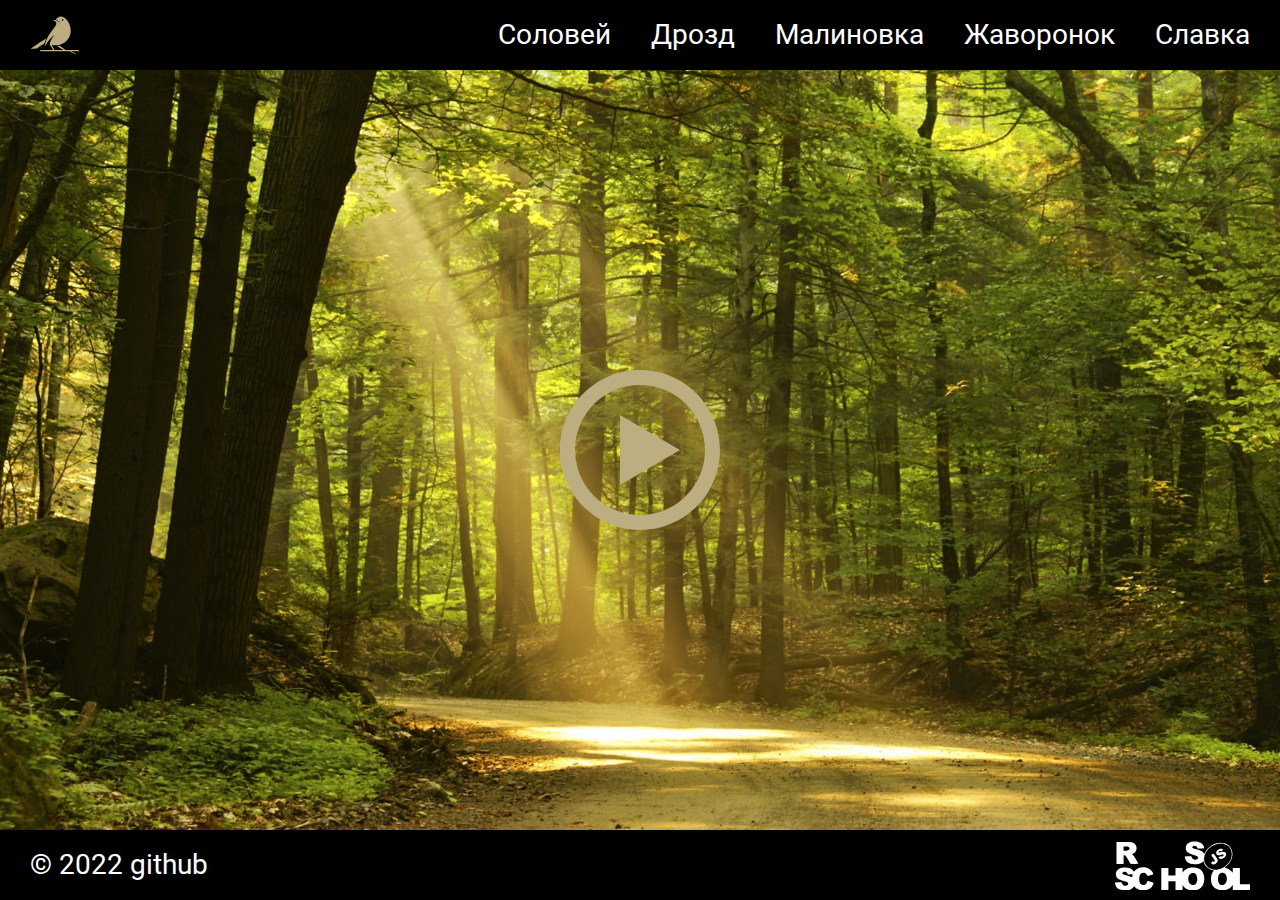
<file: eco-sounds/index.html>
<!DOCTYPE html>
<html lang="en">
  <head>
    <meta charset="UTF-8" />
    <meta http-equiv="X-UA-Compatible" content="IE=edge" />
    <meta name="viewport" content="width=device-width, initial-scale=1.0" />
    <title>Eco-sound</title>
    <link rel="icon" href="./assets/favicon.ico" />
    <link rel="stylesheet" href="normalize.css" />
    <link rel="stylesheet" href="style.css" />
  </head>
  <body>
    <header class="header">
      <div class="header-container container">
        <img
          src="./assets/svg/logo.svg"
          alt="logo"
          class="logo"
          data-bird="forest"
        />
        <nav class="nav">
          <ul class="nav-list">
            <li class="nav-item" data-bird="solovey">Соловей</li>
            <li class="nav-item" data-bird="drozd">Дрозд</li>
            <li class="nav-item" data-bird="zarynka">Малиновка</li>
            <li class="nav-item" data-bird="javoronok">Жаворонок</li>
            <li class="nav-item" data-bird="slavka">Славка</li>
          </ul>
        </nav>
      </div>
    </header>
    <main class="main">
      <button class="button"></button>
    </main>
    <footer class="footer">
      <div class="footer-container container">
        <div class="footer-data">
          <span>©</span>
          <span>2022</span>
          <span class="github-link"
            ><a href="https://github.com/SiarheiHa">github</a></span
          >
        </div>
        <a class="rss-logo" href="https://www.rs.school/js-stage0/"></a>
      </div>
    </footer>
    <script src="./index.js"></script>
  </body>
</html>
</file>
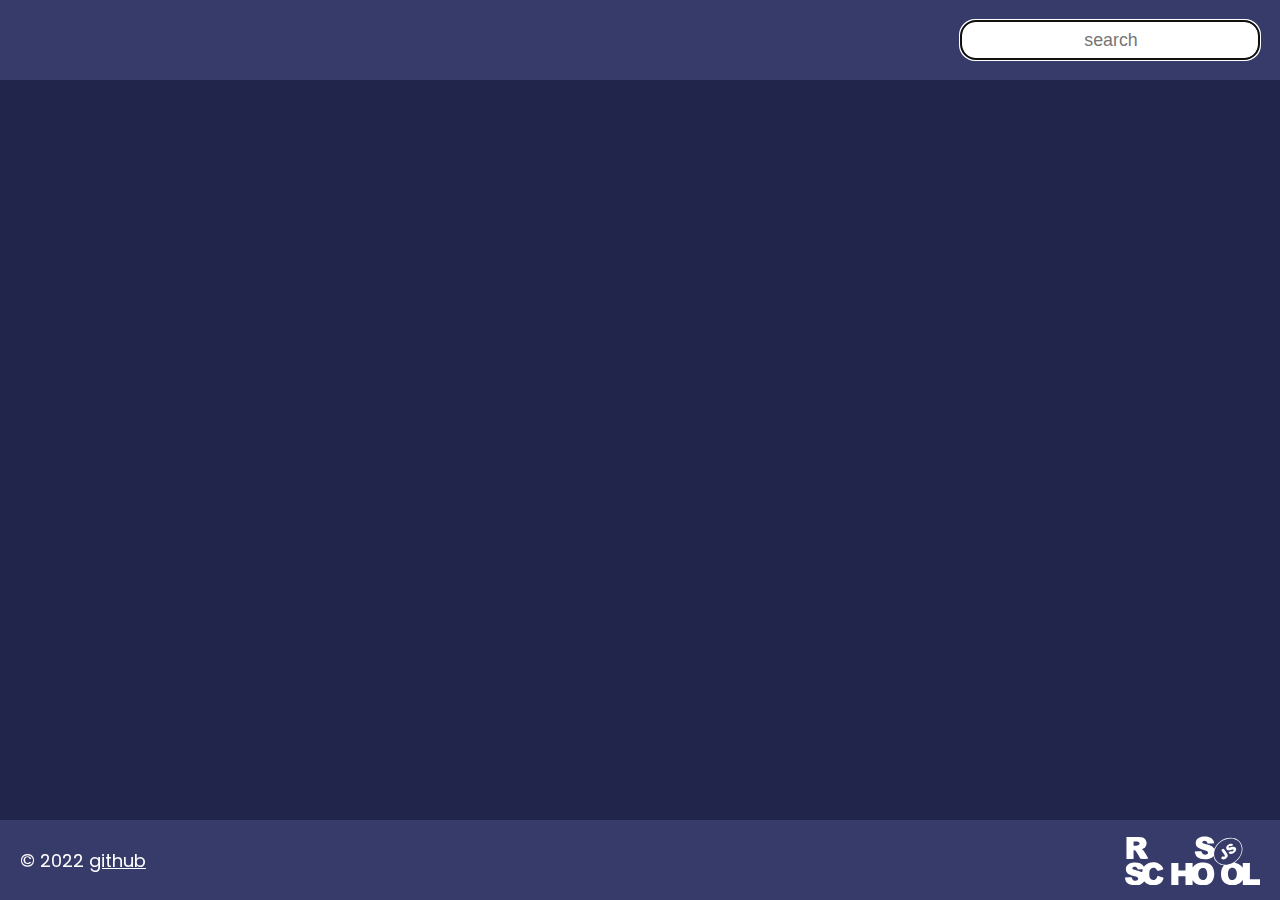
<file: movie-app/index.html>
<!DOCTYPE html>
<html lang="en">

<head>
  <meta charset="UTF-8" />
  <meta http-equiv="X-UA-Compatible" content="IE=edge" />
  <meta name="viewport" content="width=device-width, initial-scale=1.0" />
  <title>Movie App</title>
  <link rel="stylesheet" href="reset.css" />
  <link rel="stylesheet" href="style.css" />
  <link rel="shortcut icon" href="./assets/Hadezign-Hobbies-Movies.ico" type="image/x-icon" />
</head>

<body>
  <header class="header">
    <div class="header-container container">
      <form class="form">
        <input type="search" class="search" placeholder="search" />
      </form>
    </div>
  </header>
  <main class="main">
    <div class="movies container"></div>
  </main>
  <footer class="footer">
    <div class="footer-container container">
      <div class="footer-data">
        <span>©</span>
        <span>2022</span>
        <span class="github-link"><a href="https://github.com/SiarheiHa">github</a></span>
      </div>
      <a class="rss-logo" href="https://www.rs.school/js-stage0/"></a>
    </div>
  </footer>

  <script src="./index.js"></script>
</body>

</html>
</file>
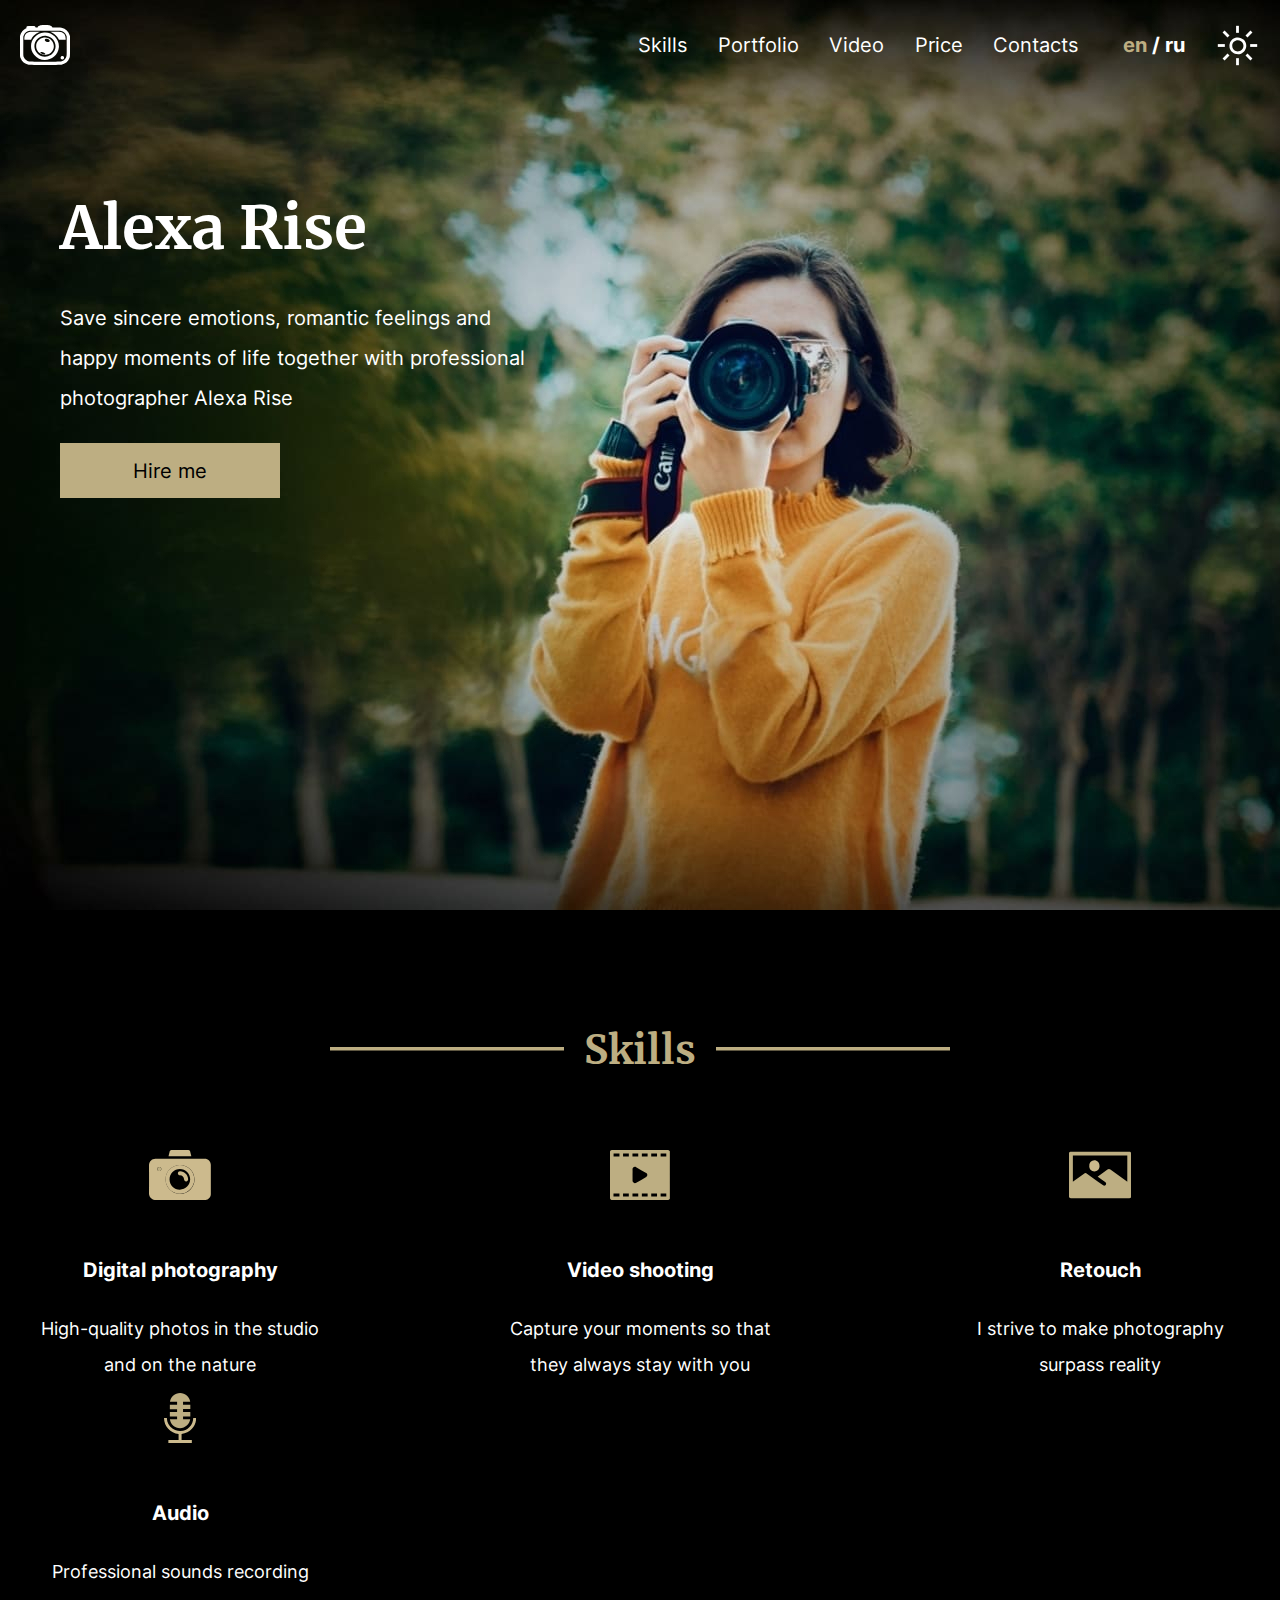
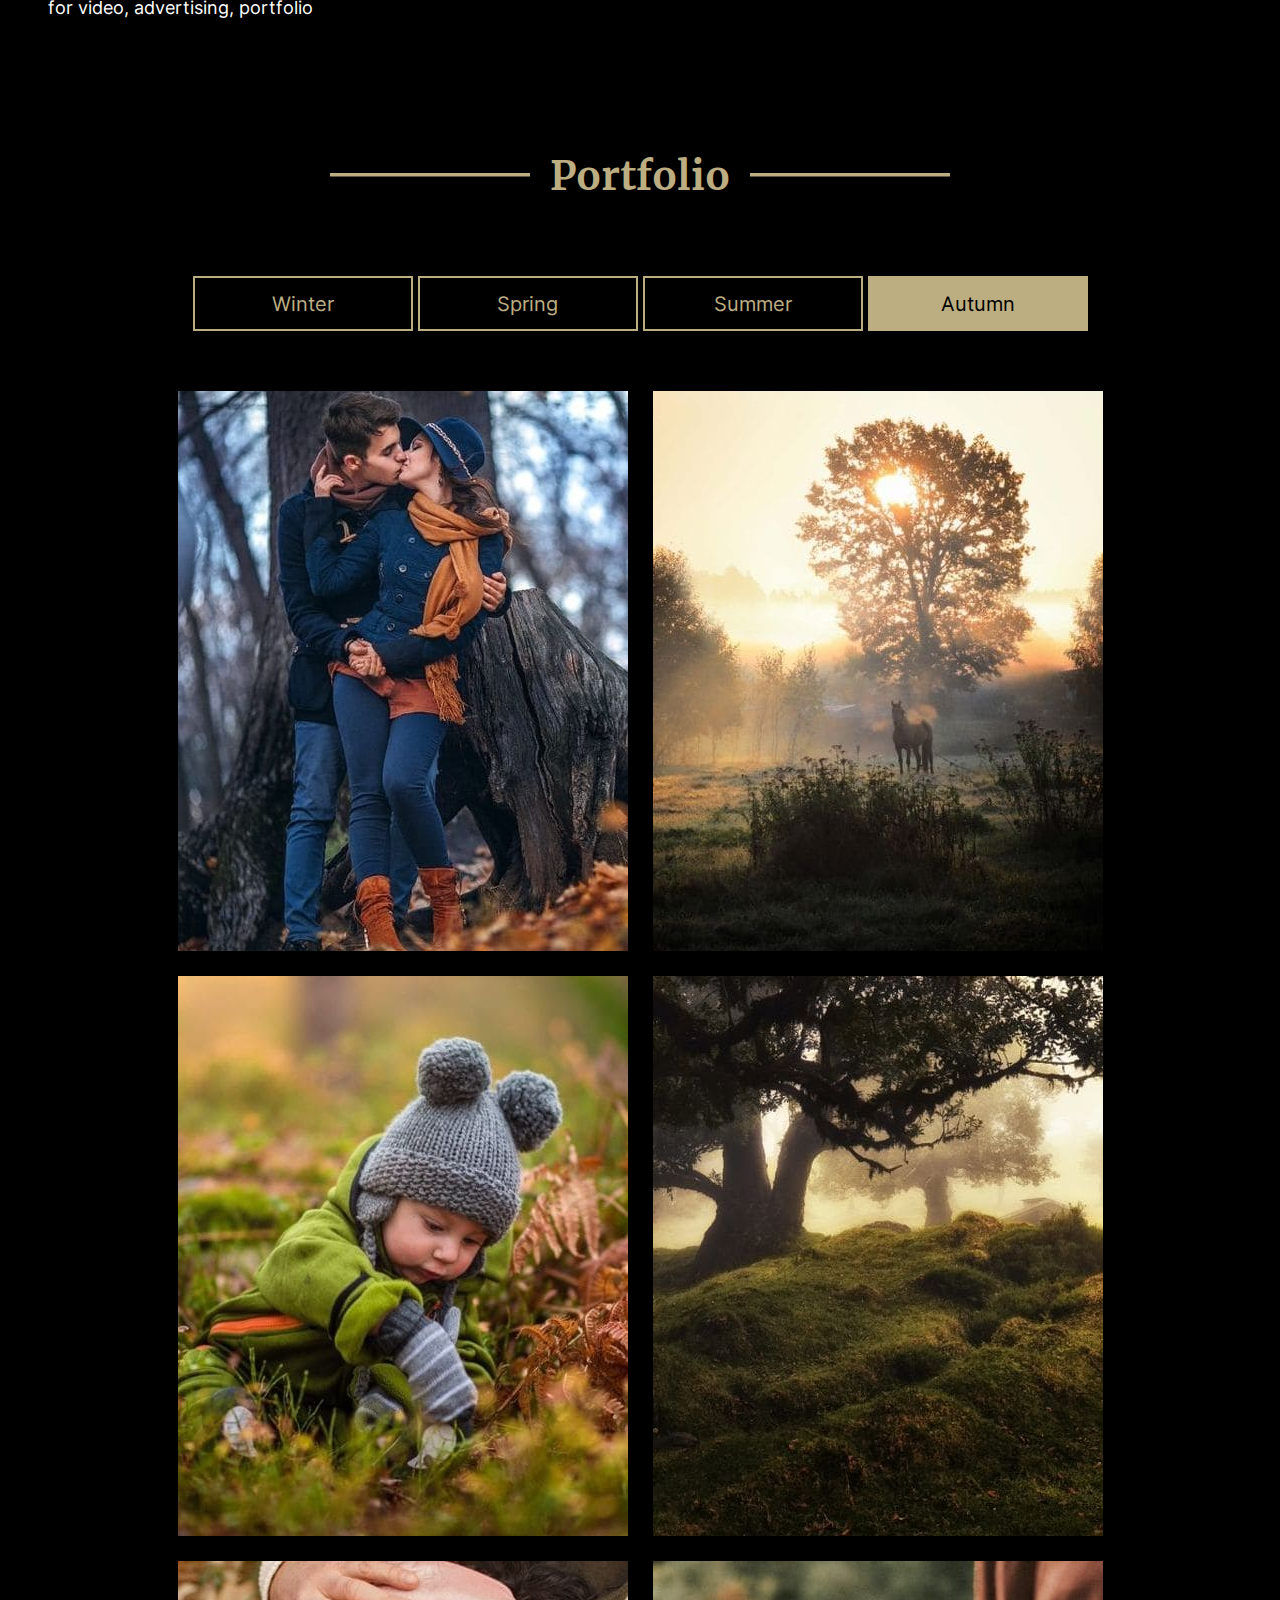
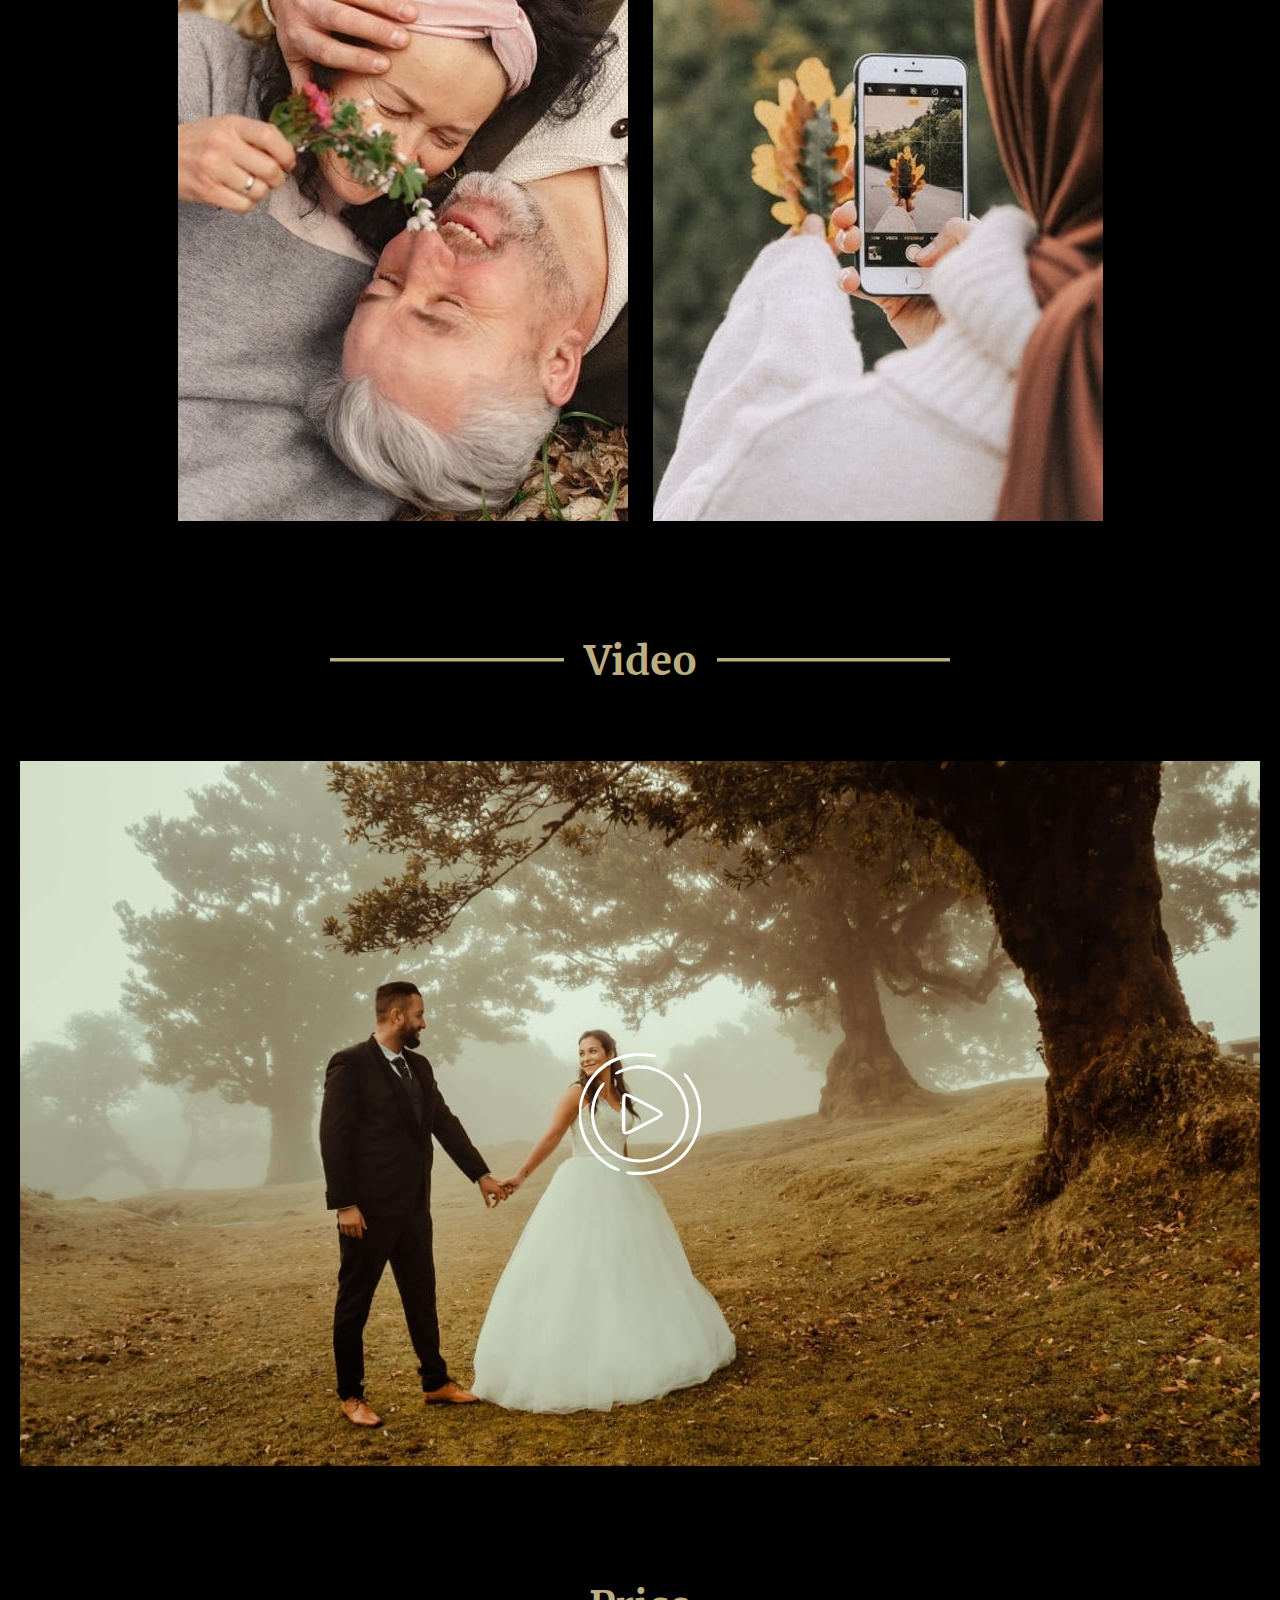
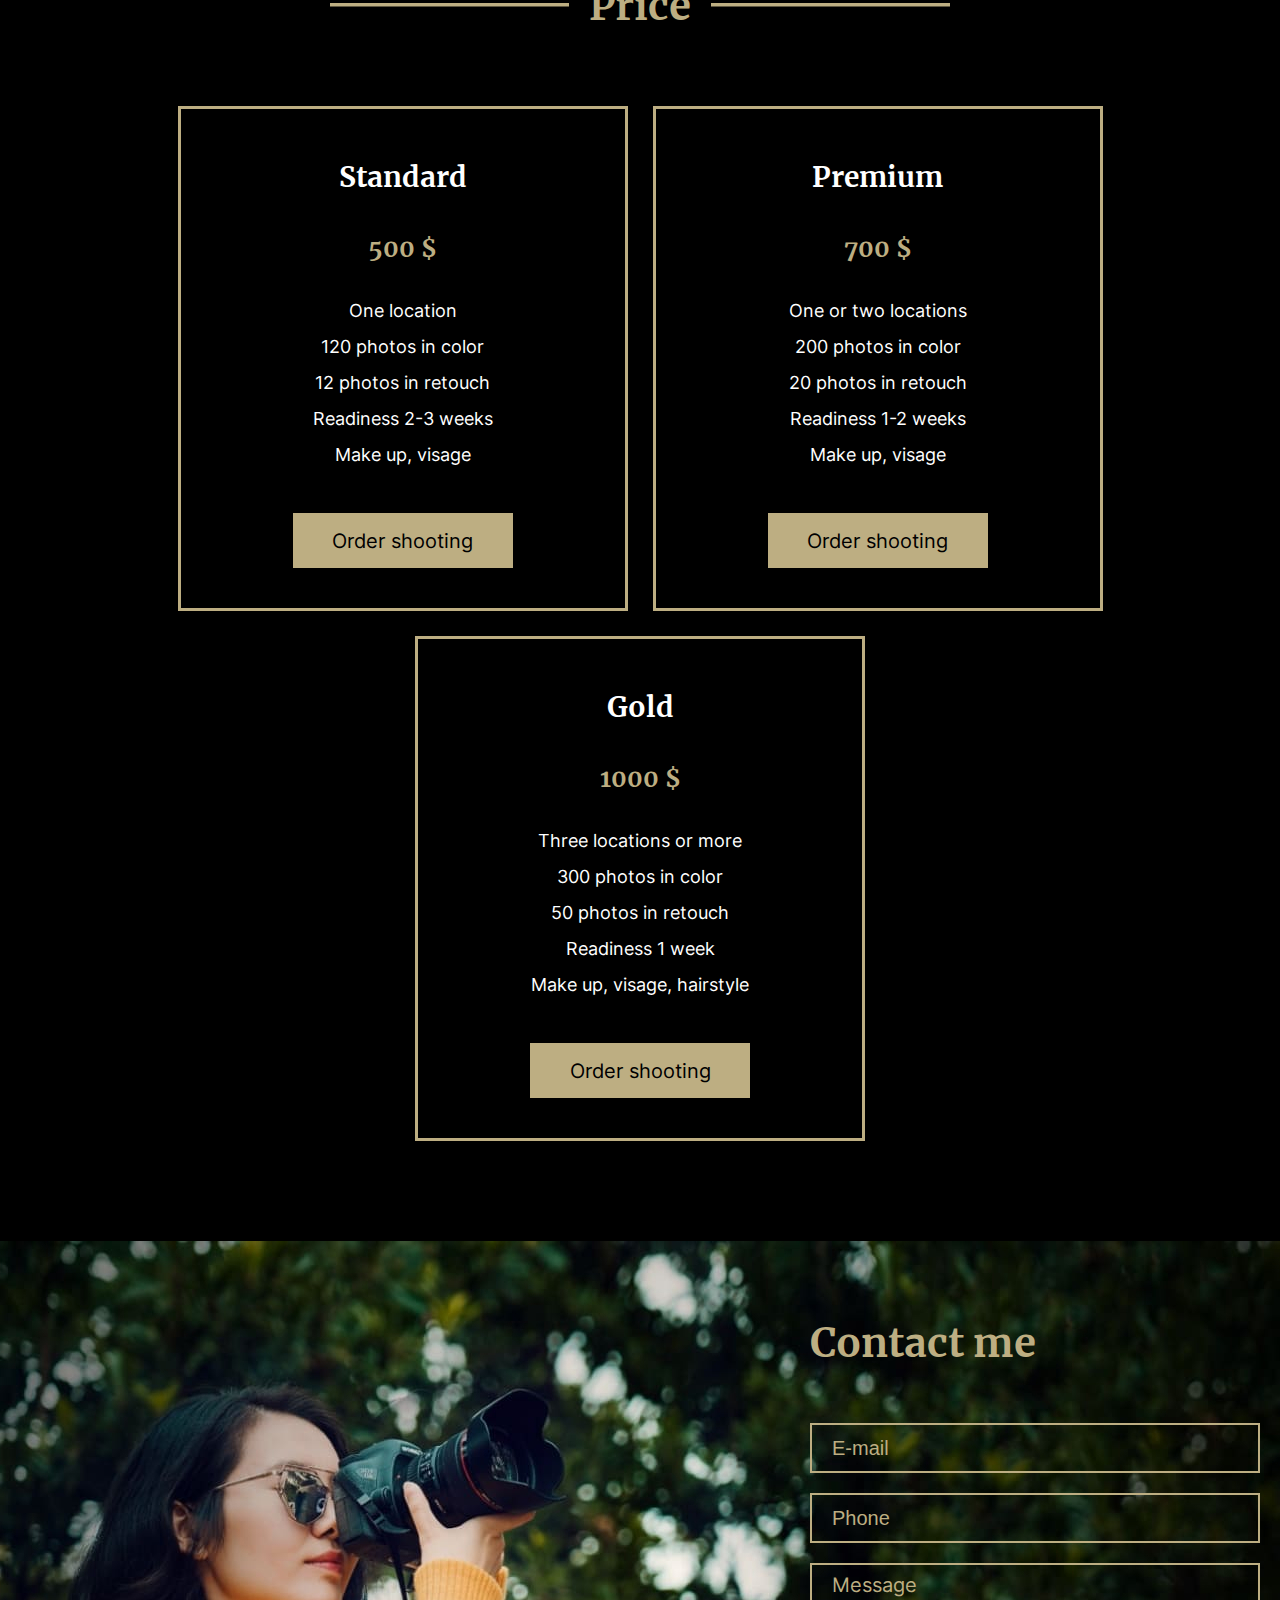
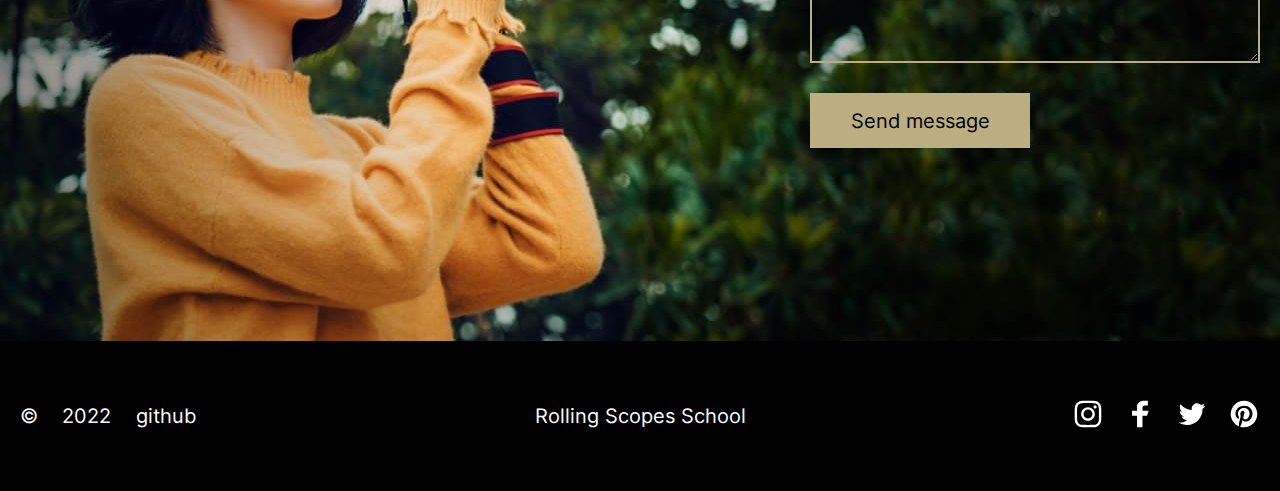
<file: portfolio/index.html>
<!DOCTYPE html>
<html lang="en">
<head>
    <meta charset="UTF-8">
    <meta http-equiv="X-UA-Compatible" content="IE=edge">
    <meta name="viewport" content="width=device-width, initial-scale=1.0">
    <title>portfolio</title>
    <link rel="stylesheet" href="style.css" type="text/css">
    <link rel="icon" href="assets/img/ficon.ico">
    <!-- ADD FAVICON! in ICO-format -->
</head>
<body>
    <div class="theme-wrapper">
    <header class="header">
        <div class="header-container">
            <div class="container">
                <div class="header-content">
                    <div class="logo"></div>
                    <nav class="nav">
                        <ul class="nav-list">
                            <li class="nav-item"><a href="#skills" class="nav-link" data-i18="skills">skills</a></li>
                            <li class="nav-item"><a href="#portfolio" class="nav-link" data-i18="portfolio">portfolio</a></li>
                            <li class="nav-item"><a href="#video" class="nav-link" data-i18="video">video</a></li>
                            <li class="nav-item"><a href="#price" class="nav-link" data-i18="price">price</a></li>
                            <li class="nav-item"><a href="#contacts" class="nav-link" data-i18="contacts">contacts</a></li>
                        </ul>
                    </nav>
                    <div class="language">
                        <span class="lang-link active" data-lang="en">en</span>
                        <span>/</span>
                        <span class="lang-link" data-lang="ru">ru</span>    
                    </div>
                    <div class="hamburger">
                        <div class="line line1"></div>
                        <div class="line line2"></div>
                        <div class="line line3"></div>
                    </div>
                    <div class="switch-theme">
                        <!-- <img src="./assets/svg/carbon_sun.svg" alt="light"> -->
                    </div>
                </div>
            </div>
        </div>
    </header>

    <main class="main">
        <div class="hero-container">
            <div class="container">
                <section class="section" id="hero">
                    <div class="hero-info">
                        <h1 data-i18="hero-title">Alexa Rise</h1>
                        <p class="hero-text" data-i18="hero-text">Save sincere emotions, romantic feelings and happy moments of life together with professional photographer Alexa Rise</p>
                        <form class="hire-button"><button class="button"  data-i18="hire">Hire me</button></form>
                    </div>
                </section>
            </div>
        </div>

            <div class="container">
                <section class="section" id="skills">
                    <div class="wrapper">
                        <h2 class="section-title" data-i18="skills">skills</h2>
                    </div>
                    <div class="skills-items">
                        <div class="skill-item">
                            <h3 class=skill-title data-i18="skill-title-1">Digital photography</h3>
                            <p class="skill-description" data-i18="skill-text-1">High-quality photos in the studio and on the nature</p>
                        </div>
                        <div class="skill-item">
                            <h3 class=skill-title data-i18="skill-title-2">Video shooting</h3>
                            <p class="skill-description" data-i18="skill-text-2">Capture your moments so that they always stay with you</p>
                        </div>
                        <div class="skill-item">
                            <h3 class=skill-title data-i18="skill-title-3">Retouch</h3>
                            <p class="skill-description" data-i18="skill-text-3">I strive to make photography surpass reality</p>
                        </div>
                        <div class="skill-item">
                            <h3 class=skill-title data-i18="skill-title-4">Audio</h3>
                            <p class="skill-description" data-i18="skill-text-4">Professional sounds recording for video, advertising, portfolio</p>
                        </div>
                    </div>
                </section>
                <section class="section" id="portfolio">
                    <div class="wrapper">
                        <h2 class="section-title" data-i18="portfolio">portfolio</h2>
                    </div>
                    <div class="portfolio-buttons">
                        <button class="portfolio-btn" data-season="winter" data-i18="winter">Winter</button>
                        <button class="portfolio-btn" data-season="spring" data-i18="spring">Spring</button>
                        <button class="portfolio-btn" data-season="summer" data-i18="summer">Summer</button>
                        <button class="portfolio-btn active" data-season="autumn" data-i18="autumn">Autumn</button>
                    </div>
                    <div class="portfolio-photos">
                        <div class="portfolio-photo">
                            <img src="./assets/img/autumn/1.jpg" alt="portfolio-image" class="portfolio-image">
                        </div>
                        <div class="portfolio-photo">
                            <img src="./assets/img/autumn/2.jpg" alt="portfolio-image" class="portfolio-image">
                        </div>
                        <div class="portfolio-photo">
                            <img src="./assets/img/autumn/3.jpg" alt="portfolio-image" class="portfolio-image">
                        </div>
                        <div class="portfolio-photo">
                            <img src="./assets/img/autumn/4.jpg" alt="portfolio-image" class="portfolio-image">
                        </div>
                        <div class="portfolio-photo">
                            <img src="./assets/img/autumn/5.jpg" alt="portfolio-image" class="portfolio-image">
                        </div>
                        <div class="portfolio-photo">
                            <img src="./assets/img/autumn/6.jpg" alt="portfolio-image" class="portfolio-image">
                        </div>
                    </div>
                </section>
            </div>
            <div class="video-container">
                <section class="section" id="video">
                    <div class="wrapper">
                        <h2 class="section-title" data-i18="video">video</h2>
                    </div>
                    <div class="video-player">
                        <button class="play"></button>
                    </div>
                </section>
            </div>
            <div class="container">
                <section class="section" id="price">
                    <div class="wrapper">
                        <h2 class="section-title" data-i18="price">price</h2>
                    </div>
                    <div class="price-items">
                        <div class="price-item">
                            <h3 class="price-title">Standard</h3>
                            <p class="value">500 $</p>
                            <span class="price-description" data-i18="price-description-1-span-1">One location</span>
                            <span class="price-description" data-i18="price-description-1-span-2">120 photos in color</span>
                            <span class="price-description" data-i18="price-description-1-span-3">12 photos in retouch</span>
                            <span class="price-description" data-i18="price-description-1-span-4">Readiness 2-3 weeks</span>
                            <span class="price-description" data-i18="price-description-1-span-5">Make up, visage</span>
                        <form class="price-button"><button class="button" data-i18="order">Order shooting</button></form>
                        </div>
                        <div class="price-item">
                            <h3 class="price-title">Premium</h3>
                            <p class="value">700 $</p>
                            <span class="price-description" data-i18="price-description-2-span-1">One or two locations</span>
                            <span class="price-description" data-i18="price-description-2-span-2">200 photos in color</span>
                            <span class="price-description" data-i18="price-description-2-span-3">20 photos in retouch</span>
                            <span class="price-description" data-i18="price-description-2-span-4">Readiness 1-2 weeks</span>
                            <span class="price-description" data-i18="price-description-2-span-5">Make up, visage</span>
                        <form class="price-button"><button class="button" data-i18="order">Order shooting</button></form>
                        </div>
                        <div class="price-item">
                            <h3 class="price-title">Gold</h3>
                            <p class="value">1000 $</p>
                            <span class="price-description" data-i18="price-description-3-span-1">Three locations or more</span>
                            <span class="price-description" data-i18="price-description-3-span-2">300 photos in color</span>
                            <span class="price-description" data-i18="price-description-3-span-3">50 photos in retouch</span>
                            <span class="price-description" data-i18="price-description-3-span-4">Readiness 1 week</span>
                            <span class="price-description" data-i18="price-description-3-span-5">Make up, visage, hairstyle</span>
                        <form class="price-button"><button class="button" data-i18="order">Order shooting</button></form>
                        </div>
                    </div>
                </section>
            </div>        

        <div class="contacts-container">
            <div class="container">    
                <section class="section contacts-section" id="contacts">
                        <div class="contact-form">
                            <h2 class="contacts-title" data-i18="contact-me">Contact me</h2>
                            <form><input class="input-contacts" type="email" placeholder="E-mail"></form>
                            <form><input class="input-contacts" type="tel" placeholder="Phone"></form>
                            <form><textarea class="message" placeholder="Message"></textarea></form>
                            <form class="message-button"><button class="button" data-i18="send-message">Send message</button></form>
                        </div>
                </section>
                </div>    
        </div>
    </main>

    <footer class="footer">
            <div class="footer-container">
                <div class="copyright footer-data">
                    <span>©</span>
                    <span>2022</span>
                    <span><a href="https://github.com/SiarheiHa">github</a></span>                    </p>
                </div>
                <div class="rsschool">
                    <a href="https://www.rs.school/js-stage0/">Rolling Scopes School</a>
                </div>
                <div class="social-networks">
                    <ul class="social-list">
                        <li><a class="social-link" href="https://blog.theodo.com/c62edd75f2fd2e94c7fa9758db463f0b/debugging-css.gif"><img src="assets/svg/inst.svg" alt="instagramm"></a></li>
                        <li><a class="social-link" href="https://blog.theodo.com/c62edd75f2fd2e94c7fa9758db463f0b/debugging-css.gif"><img src="assets/svg/fb.svg" alt="facebook"></a></li>
                        <li><a class="social-link" href="https://blog.theodo.com/c62edd75f2fd2e94c7fa9758db463f0b/debugging-css.gif"><img src="assets/svg/tw.svg" alt="twiter"></a></li>
                        <li><a class="social-link" href="https://blog.theodo.com/c62edd75f2fd2e94c7fa9758db463f0b/debugging-css.gif"><img src="assets/svg/pinterest.svg" alt="pinterest"></a></li>
                    </ul>
                </div>
            </div>
    </footer>

    <script src="index.js"></script>
    </div>        
</body>
</html>
</file>
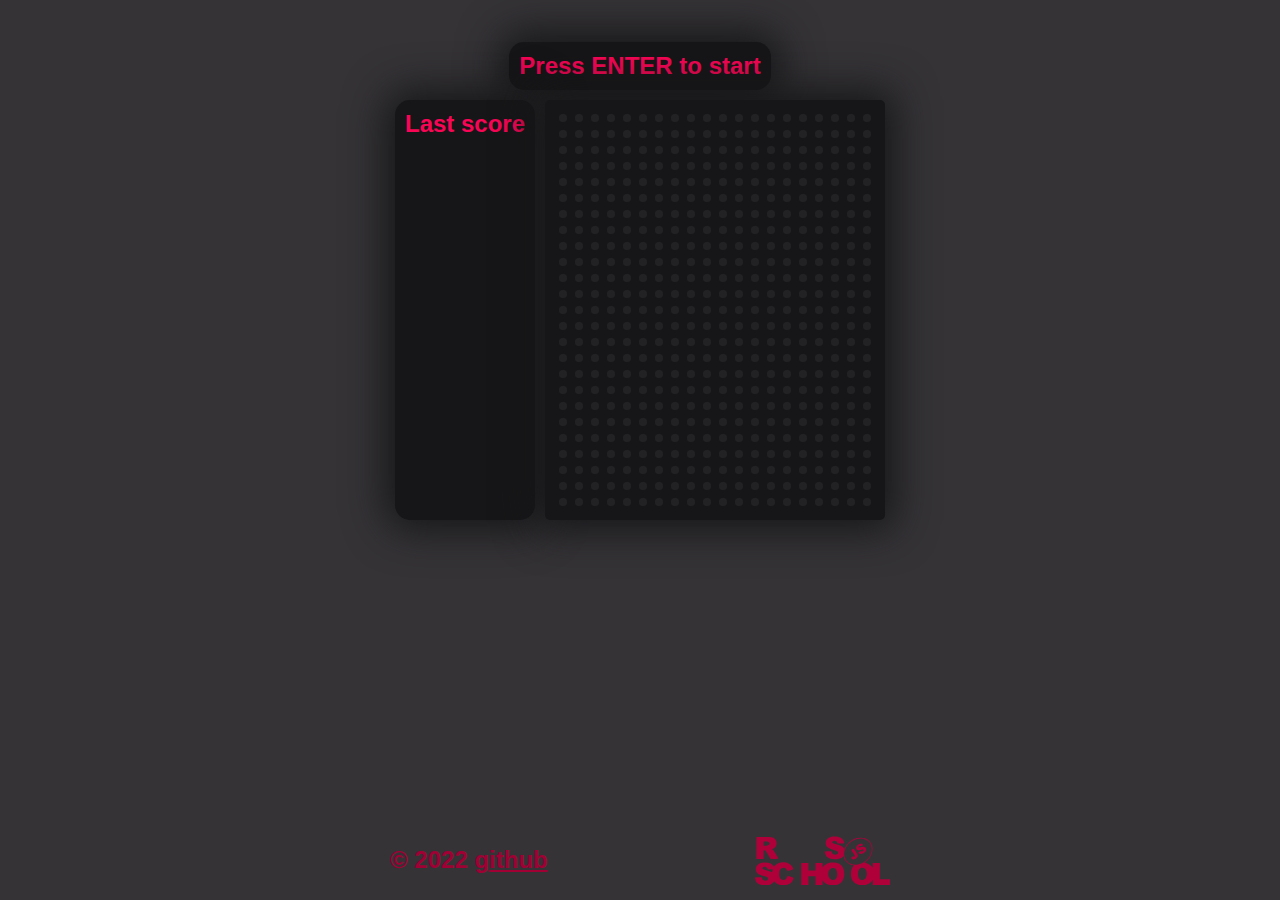
<file: random-game/index.html>
<!DOCTYPE html>
<html lang="en">

<head>
    <meta charset="UTF-8">
    <meta http-equiv="X-UA-Compatible" content="IE=edge">
    <meta name="viewport" content="width=device-width, initial-scale=1.0">
    <title>Snake</title>
    <link rel="stylesheet" href="./style.css">
    <link rel="shortcut icon" href="./assets/favicon.ico" type="image/x-icon">

</head>

<body>

    <header class="header">
        <div class="header-container container">
            <div class="score">
                <span class="score-count">Press ENTER to start</span>
            </div>
        </div>
    </header>

    <main class="main">
        <div class="main-container container">
            <div class="score-table">
                <span class="score-table-title">Last score</span>
                <div class="score-items">
                </div>
            </div>
            <div class="canvas-wrapper">
                <div class="gameover">GAME OVER</div>
                <canvas class="game-canvas" width="320" height="400">
                </canvas>
            </div>
        </div>
    </main>

    <footer class="footer">
        <div class="footer-container container">
            <div class="footer-data">
                <span>©</span>
                <span>2022</span>
                <span class="github-link"><a href="https://github.com/SiarheiHa">github</a></span>
            </div>
            <a class="rss-logo" href="https://www.rs.school/js-stage0/"></a>
        </div>
    </footer>

    <script src="./index.js"></script>
</body>

</html>
</file>
<file: eco-sounds/style.css>
@font-face {
  font-family: Roboto;
  src: url("assets/fonts/Roboto-Regular.ttf");
  font-weight: 400;
}

html {
  height: 100%;
}

p,
h1,
h2,
h3 {
  margin: 0;
  padding: 0;
}

* {
  box-sizing: border-box;
  margin: 0;
  padding: 0;
}

body {
  height: 100%;
  display: flex;
  flex-direction: column;
  background-color: #000;
  color: #fff;
  font-size: 28px;
  font-family: Roboto;
}

.container {
  max-width: 1440px;
  margin: 0 auto;
  padding: 0 30px;
}

.header-container {
  min-height: 70px;
  display: flex;
  flex-wrap: wrap;
  justify-content: space-between;
  align-items: center;

}
.logo {
  height: 50px;
  width: 50px;

  filter: invert(26%) sepia(15%) saturate(638%) hue-rotate(7deg) brightness(92%)
    contrast(87%);
}
.logo:hover {
  filter: none;
}

.nav-list {
  display: flex;
  justify-content: space-between;
  flex-wrap: wrap;
  padding: 0;
}
.nav-item {
  margin: 0 20px;
  cursor: pointer;
  transition: 0.5ms;
}

.nav-item:hover {
  color: #bdae82;
}

.nav-item.active {
  color: #bdae82;
}

.nav :last-child {
  margin-right: 0;
}

.main {
  position: relative;
  background-image: url("./assets/img/forest.jpg");
  background-size: cover;
  flex-grow: 1;
}
.button {
  position: absolute;
  top: 50%;
  left: 50%;
  transform: translate(-50%, -50%);
  width: 160px;
  height: 160px;
  background-image: url("./assets/svg/play.svg");
  background-size: contain;
  background-repeat: no-repeat;
  background-color: transparent;
  border: none;
  transition: 0.5ms;
  cursor: pointer;
}

.button:hover {
  width: 180px;
  height: 180px;
}

.pause {
  background-image: url("./assets/svg/pause.svg");
}

.footer-container {
  min-height: 70px;
  display: flex;
  justify-content: space-between;
  align-items: center;
  flex-wrap: wrap;
}

.rss-logo {
  width: 135px;
  height: 50px;
  background-repeat: no-repeat;
  background-size: cover;
  background-image: url(./assets/svg/rss.svg);
}

.rss-logo:hover {
  filter: invert(26%) sepia(15%) saturate(638%) hue-rotate(7deg) brightness(92%)
    contrast(87%);
}

a {
  transition: 0.5ms;
}

a:hover {
  color: #bdae82;
}
</file>
<file: movie-app/style.css>
@font-face {
    font-family: Poppins;
    src: url("./assets/fonts/Poppins-Regular.ttf");
    font-weight: 400;
}

@font-face {
    font-family: Poppins;
    src: url("./assets/fonts/Poppins-SemiBold.ttf");
    font-weight: 600;
}

html {
    height: 100%;
}

body {
    font-family: 'Poppins', sans-serif;
    font-size: 18px;
    background-color: #373B69;
    display: flex;
    flex-direction: column;
    min-height: 100%;
    color: #fff;
}



.header {
}
.header-container {
    display: flex;
    justify-content: flex-end;
    align-items: center;
    min-height: 80px;
}
.search {
    min-width: 300px;
    min-height: 40px;
    border-radius: 15px;
    padding-left: 20px;

}

::-webkit-input-placeholder { text-align: center; }

.container {
    margin: 0 auto;
    padding: 0 20px;
    max-width: 1440px;
}
.main {
    background-color: #22254B;
    flex-grow: 1;
}
.movies {
    display: flex;
    flex-wrap: wrap;
    justify-content: center;
}
.movie-item {
    width: 300px;
    background-color: #373B69;
    margin: 20px;
    display: flex;
    flex-direction: column;
    justify-content: space-between;
    border-radius: 20px;
    position: relative;
    overflow: hidden;
}
.poster {
    width: 100%;
}
.movie-info {
    display: flex;
    align-items: center;
    justify-content: space-between;
    padding: 10px;

}
.movie-title {
    width: 80%;
}
.rating {
    border-radius: 50%;
    background-color: #22254B;
    padding: 5px;
    width: 37px;
    height: 37px;
    text-align: center;
}

.overview {
    position: absolute;
    left: 0;
    bottom: 0;
    right: 0;
    height: 100%;
    transform: translateY(100%);
    background-color: #8186b4;
    transition: 0.5s;
    padding: 5px;
    overflow-y: auto;
}

.movie-item:hover .overview{
    transform: translate(0%);
}

.footer {
}
.footer-container {
    min-height: 80px;
    display: flex;
    justify-content: space-between;
    align-items: center;
    flex-wrap: wrap;
    color: #fff;


  }
.footer-data {
}
.github-link {
}
.rss-logo {
    width: 135px;
    height: 50px;
    background-repeat: no-repeat;
    background-size: cover;
    background-image: url(./assets/svg/rss.svg);
  }

  .rss-logo:hover {
    filter: invert(26%) sepia(15%) saturate(638%) hue-rotate(7deg) brightness(92%)
      contrast(87%);
  }
  
  a {
    color: inherit;
    transition: 0.5ms;
  }
  
  a:hover {
    color: #bdae82;
  }
</file>
<file: portfolio/style.css>
@font-face {
  font-family: Merriweather;
  src: url("assets/fonts/Merriweather-Bold.ttf");
  font-weight: 700;
}

@font-face {
  font-family: Inter;
  src: url("assets/fonts/Inter-Regular.ttf");
  font-weight: 400;
}

@font-face {
  font-family: Inter;
  src: url("assets/fonts/Inter-Bold.ttf");
  font-weight: 700;
}

* {
  box-sizing: border-box;
}

/* плавная прокрутка навигации */
html {
  scroll-behavior: smooth;
}

a {
  text-decoration: none;
  color: #ffffff;
  transition: 0.5s;
}

a:hover {
  color: #bdae82;
}

.container {
  max-width: 1440px;
  margin: 0 auto;
  padding: 0 20px;
}

body {
  color: #ffffff;
  font-family: Inter;
  font-style: normal;
  font-weight: normal;
  font-size: 20px;
  margin: 0;
  /* background-color: #FFFFFF; */
  background-color: #000;
  /* background-color: brown; */
}

/* ---HEADER-------------------------------------------------------------- */
.header {
  /* display: flex; */
  /* justify-content: center; */
  height: 90px;
  /* min-width: 1440px; */
}

.header-container {
  background: url("./assets/img/bgHeroAndNAV.jpg");
  background-repeat: no-repeat;
  background-position: center 0;
  height: 100%;
  /* part 2 */
  /* display: flex; */
}
@media (max-width: 965px) {
  .header-container {
    background: url("./assets/img/bgHeroAndNAVtablet.jpg");
    background-position: center 0px;
    background-size: cover;
    background-repeat: no-repeat;
  }
}

@media (max-width: 650px) {
  .header-container {
    background: url("./assets/img/bgHeroAndNAVtablet.jpg");
    /* background-position: center 0px; */
    background-size: auto;
    /* background-repeat: no-repeat; */
  }
}

.header-content {
  display: flex;
  align-items: center;
  justify-content: space-between;
  flex-wrap: wrap;

  /* part 2     */
  height: 90px;
  overflow-x: hidden;
}

@media (max-width: 950px) {
  .header-content {
    margin: 0 40px;
  }
}

.logo {
  background-image: url(assets/svg/logo\ 1.svg);
  width: 50px;
  height: 50px;
  background-size: contain;
  background-repeat: no-repeat;
  transition: 1s;
}

.logo:hover {
  filter: invert(26%) sepia(15%) saturate(638%) hue-rotate(7deg) brightness(92%)
    contrast(87%);
}

.nav {
  display: flex;
  margin-left: auto;
}

@media (max-width: 768px) {
  .nav {
    display: block;
    background-color: #000;
    position: absolute;
    right: -300%;
    top: 0;
    z-index: 10;
    transition: 0.5s;
    box-shadow: -170px 0 rgba(0, 0, 0, 0.5);
  }
}

.open-nav {
  /* display: block; */
  right: 0;
}

.nav-list {
  display: flex;
  /* flex-wrap: wrap; */
  /* justify-content: flex-end; */
  align-items: center;
  list-style: none;
  justify-content: space-between;
  width: 500px;
  padding: 0 30px;
}
@media (max-width: 768px) {
  .nav-list {
    width: 620px;
    height: 1024px;
    display: block;
    position: relative;
    font-size: 35px;
    line-height: 73px;
    top: 134px;
    left: 127px;
    padding: 0;
    margin: 0;
  }
}

@media (max-width: 520px) {
  .nav-list {
    width: 620px;
    height: 1024px;
    display: block;
    position: relative;
    font-size: 35px;
    line-height: 73px;
    top: 134px;
    left: 310px;
    padding: 0;
    margin: 0;
  }
}
@media (max-width: 768px) {
  .nav-item {
    padding-bottom: 16px;
  }
}

.nav-link {
  text-transform: capitalize;

  line-height: 50px;
}

.language {
  /* min-width: 70px; */
  font-weight: bold;
  text-align: justify;
  color: #ffffff;
  /* возможно надо вынести в медиа */
  /* margin-left: auto; */
  padding: 0 15px;
}
@media (max-width: 768px) {
  .language {
    margin-left: auto;
  }
}

.lang-link {
  cursor: pointer;
}

.lang-link.active {
  color: #bdae82;
}

.switch-theme {
  width: 45px;
  height: 45px;
  margin: 0px 0px 0px 15px;
  background-image: url("./assets/svg/carbon_sun.svg");
  background-repeat: no-repeat;
}
.switch-theme:hover {
  filter: invert(26%) sepia(15%) saturate(638%) hue-rotate(7deg) brightness(92%)
    contrast(87%);
}

/* ---HERO-------------------------------------------------------------- */

#hero {
  display: block;
}

.hero-container {
  color: #ffffff;
  min-height: 820px;
  background-image: url("assets/img/bgHeroAndNAV.jpg");
  background-position: center -90px;
  background-repeat: no-repeat;
}

@media (max-width: 965px) {
  .hero-container {
    min-height: 500px;
    background: url("./assets/img/bgHeroAndNAVtablet.jpg");
    background-position: center -90px;
    background-size: cover;
    background-repeat: no-repeat;
  }
}

.hero-info {
  margin: 0;
  padding-top: 160px;
  padding-left: 60px;
}
@media (max-width: 1440px) {
  .hero-info {
    padding-top: 78px;
    padding-left: 40px;
  }
}

h1 {
  margin: 0;
  padding: 0px;

  font-family: Merriweather;
  font-style: normal;
  font-weight: bold;
  font-size: 60px;
  line-height: 120px;
}

@media (max-width: 950px) {
  h1 {
    font-weight: normal;
    font-size: 32px;
    line-height: 64px;
  }
}

.hero-text {
  max-width: 470px;
  margin: 10px 0;
  line-height: 40px;
}
@media (max-width: 950px) {
  .hero-text {
    max-width: 390px;
    margin: 20px 0 60px 0;
    line-height: 24px;
  }
}

.hire-button {
  margin: 25px 0;
}

.button {
  width: 220px;
  height: 55px;

  border: 0;
  background-color: #bdae82;
  cursor: pointer;

  font-family: Inter;
  font-style: normal;
  font-weight: normal;
  font-size: 20px;
  line-height: 40px;

  text-align: center;

  transition: 0.5s;
}

.dark-button {
  background-color: transparent;
  color: #bdae82;
  border: 2px solid #bdae82;
}

.button:hover {
  color: #ffffff;
}

section {
  display: flex;
  justify-content: center;
  flex-direction: column;
  align-items: center;
}

/* ---SKILLS------------------------------------------------------------- */

.wrapper {
  display: flex;
  justify-content: center;
  overflow: hidden;
  width: 50%;
  background-image: linear-gradient(
    to top,
    #000 99px,
    #bdae82 100px,
    #bdae82 103px,
    #000 47px
  );
  padding: 100px 0px 60px 0px;
}

/* !!!!!!!!!ЧТО ТО СТРАННОЕ !!!! */
@media (max-width: 950px) {
  .wrapper {
    padding: 100px 0px 65px 0px;
    background-image: linear-gradient(
      to top,
      #000 85px,
      #bdae82 76px,
      #bdae82 87px,
      #000 80px
    );
  }
}

.section-title {
  padding: 0px 20px;
  margin: 0px;
  background-color: #000;
  font-family: Merriweather;
  font-style: normal;
  font-weight: bold;
  font-size: 40px;
  line-height: 80px;
  text-align: center;
  color: #bdae82;
  text-transform: capitalize;
}

@media (max-width: 950px) {
  .section-title {
    font-size: 32px;
    line-height: 40px;
    font-weight: bold;
  }
}

.skills-items {
  display: flex;
  width: 100%;
  justify-content: space-between;
  flex-wrap: wrap;
  text-align: center;
}

@media (max-width: 965px) {
  .skills-items {
    padding: 0px 34px 3px 30px;
  }
}

@media (max-width: 752px) {
  .skills-items {
    justify-content: center;
  }
}

.skill-item {
  background-position: center top;
  background-repeat: no-repeat;
  max-width: 320px;
  display: flex;
  flex-direction: column;
  /* justify-content: flex-end; */
  padding: 100px 0px 0px 0px;
}

@media (max-width: 950px) {
  .skill-item {
    padding: 80px 0px 30px 0px;
    margin-bottom: 36px;
  }
}

.skill-item:nth-child(1) {
  background-image: url("assets/svg/camera\ 1.svg");
  background-size: 62px 50px;
}

.skill-item:nth-child(2) {
  background-image: url("./assets/svg/video\ 1.svg");
  background-size: 62px 50px;
}

.skill-item:nth-child(3) {
  background-image: url("./assets/svg/image\ 1.svg");
  background-size: 62px 50px;
}

.skill-item:nth-child(4) {
  background-image: url("./assets/svg/mic\ 1.svg");
  background-size: 62px 50px;
}

.skill-title {
  text-align: center;
  margin: 0px;
  font-family: Inter;
  font-style: normal;
  font-weight: bold;
  font-size: 20px;
  line-height: 40px;
}

.skill-description {
  font-size: 18px;
  line-height: 36px;
  /* or 200% */

  text-align: center;
  padding: 0px 20px 0px 20px;
  margin: 21px 0px 10px 0px;
}

@media (max-width: 965px) {
  .skill-description {
    line-height: 22px;
  }
}

/* ---PORTFOLIO-------------------------------------------------------------- */
.portfolio-buttons {
  display: flex;
  align-content: center;
  justify-content: center;
  flex-wrap: wrap;
  gap: 5px;
}
@media (max-width: 965px) {
  .portfolio-buttons {
    max-width: 72%;
    padding-top: 4px;
  }
}

#portfolio {
  margin: auto;
  padding: 0;
}

.portfolio-btn {
  width: 220px;
  height: 55px;

  border: 2px solid #bdae82;
  background-color: transparent;
  cursor: pointer;

  color: #bdae82;
  font-family: Inter;
  font-style: normal;
  font-weight: normal;
  font-size: 20px;
  line-height: 40px;

  text-align: center;
  transition: 0.5s;
}

.portfolio-btn:hover {
  color: #ffffff;
}

.portfolio-btn.active {
  color: #000;
  background-color: #bdae82;
}

.portfolio-photos {
  width: 100%;
  min-height: 1205px;
  display: flex;
  flex-wrap: wrap;
  justify-content: center;
  gap: 25px;
  padding: 60px 0px 0px 0px;
}

/* КОСТЫЛЬ */
@media (max-width: 490px) {
  .portfolio-photos {
    min-height: 2250px;
  }
}

.portfolio-photo {
  /* min-width: 450px; */
  max-height: 560px;
}

@media (max-width: 490px) {
  .portfolio-photo {
    min-width: 100%;
    min-height: 30%;
  }
}

.portfolio-image {
  width: 100%;
  height: 100%;
}

/* 
.portfolio-photo:nth-child(1) {
    background-image: url('assets/img/autumn/1.jpg');
}

.portfolio-photo:nth-child(2) {
    background-image: url('assets/img/autumn/2.jpg');
}

.portfolio-photo:nth-child(3) {
    background-image: url('assets/img/autumn/3.jpg');
}

.portfolio-photo:nth-child(4) {
    background-image: url('assets/img/autumn/4.jpg');
}

.portfolio-photo:nth-child(5) {
    background-image: url('assets/img/autumn/5.jpg');
}

.portfolio-photo:nth-child(6) {
    background-image: url('assets/img/autumn/6.jpg');
} */

/* ---VIDEO-------------------------------------------------------------- */

.video-container {
  max-width: 1440px;
  margin: 0 auto;
  padding: 0 20px;
}
@media (max-width: 965px) {
  .video-container {
    padding: 0;
  }
}

.video-player {
  position: relative;
  display: flex;
  justify-content: center;
  align-items: center;
  width: 100%;
  height: 705px;
  background-image: url("assets/img/video-player.jpg");
  background-size: cover;
  background-position: left top;
  background-repeat: no-repeat;
}

@media (max-width: 965px) {
  .video-player {
    height: 418px;
    margin-top: 5px;
  }
}

.play {
  position: absolute;
  background-image: url(assets/svg/Play_hover.svg);
  background-repeat: no-repeat;
  background-position: center;
  background-size: contain;
  width: 9.76%;
  height: 20.75%;
  background-color: transparent;
  border: 0;
  transition: 0.4s;
  cursor: pointer;
}

.play:hover {
  filter: invert(26%) sepia(15%) saturate(638%) hue-rotate(7deg) brightness(92%)
    contrast(87%);
}

/* ---PRICE-------------------------------------------------------------- */

.price-items {
  display: flex;
  flex-direction: row;
  width: 100%;
  justify-content: center;
  flex-wrap: wrap;
  text-align: center;
  gap: 25px;
  margin: 0px 0px 100px 0px;
}

@media (max-width: 965px) {
  .price-items {
    margin: 0px 0px 60px 0px;
  }
}

.price-item {
  display: flex;
  flex-direction: column;
  justify-content: start;
  /* align-items: stretch; */
  text-align: center;

  /* надо что-то придумать с шириной */
  width: 450px;
  /* height: 505px; */

  border: 3px solid #bdae82;
}

@media (max-width: 965px) {
  .price-item {
    width: 420px;
    margin: 5px 0 20px 0;
  }
}

.price-title {
  font-family: Merriweather;
  font-style: normal;
  font-weight: bold;
  font-size: 28px;
  line-height: 56px;
  text-align: center;
  margin-top: 40px;
  margin-bottom: 15px;
}

.value {
  font-family: Merriweather;
  font-style: normal;
  font-weight: bold;
  font-size: 24px;
  line-height: 48px;
  margin: 5px 0px 20px 0px;
  text-align: center;
  color: #bdae82;
}

.price-description {
  display: block;
  font-size: 18px;
  line-height: 36px;
  text-align: center;
}

.price-button {
  padding: 40px;
}

/* ---CONTACTS-------------------------------------------------------------- */

.contacts-section {
  align-items: end;
}
@media (max-width: 965px) {
  .contacts-section {
    align-items: center;
  }
}

.contacts-container {
  background: url("assets/img/contacts.jpg");
  background-size: auto 700px;
  /* background-size: cover; */
  background-position: center center;
  background-repeat: no-repeat;

  /* width: 100%; */
  height: 700px;
}

@media (max-width: 965px) {
  .contacts-container {
    height: 600px;
    background-size: cover;
  }
}

.contact-form {
  display: flex;
  flex-direction: column;
  padding-top: 32px;
}

@media (max-width: 965px) {
  .contact-form {
    align-items: center;
  }
}

@media (max-width: 560px) {
  .contact-form {
    width: calc(100% - 40px);
  }
}

.contact-form > form {
  margin: 0;
  padding: 10px 0px;
}

.contacts-title {
  background-color: transparent;
  padding: 30px 0px;
  margin: 0px;
  font-family: Merriweather;
  font-style: normal;
  font-weight: bold;
  font-size: 40px;
  line-height: 80px;
  text-align: center;
  color: #bdae82;
  text-transform: unset;
  text-align: left;
}

@media (max-width: 965px) {
  .contacts-title {
    font-size: 32px;
    line-height: 64px;
  }
}

.input-contacts {
  padding: 0px 20px;
  width: 450px;
  height: 50px;
  border: 2px solid #bdae82;
  background: none;

  color: #bdae82;
  font-size: inherit;
}

textarea {
  color: #bdae82;
  font-size: inherit;
}

@media (max-width: 560px) {
  .input-contacts {
    width: 100%;
  }
}

.contact-form > .message-button {
  padding-top: 15px;
}

.message {
  width: 450px;
  min-height: 100px;
  border: 2px solid #bdae82;
  background: none;

  padding: 0px 20px;
  font-family: Inter;
  font-style: normal;
  font-weight: normal;
  font-size: 20px;
  line-height: 40px;
}

@media (max-width: 560px) {
  .message {
    width: 100%;
  }
}

::placeholder {
  font-family: inherit;
  color: #bdae82;
  font-size: 20px;
  background: none;
}

/* ---FOOTER-------------------------------------------------------------- */

/* .footer { */
/* display: flex; */
/* justify-content: center; */
/* height: 150px; */
/* } */

.footer-container {
  max-width: 1440px;
  margin: 0 auto;
  padding: 0 20px;
  background-color: #000;
  color: #ffffff;
  display: flex;
  flex-wrap: wrap;
  justify-content: space-between;
  align-items: center;
  width: 100%;
  height: 150px;
}

@media (max-width: 965px) {
  .footer-container {
    height: 190px;
    flex-direction: column;
    justify-content: space-between;
    padding: 23px 0 30px 0;
  }
}

.copyright {
  display: flex;
  justify-content: space-between;
  align-items: center;
  min-width: 200px;
  padding: 0px;
  margin: 0px;
  font-family: Inter;
  font-style: normal;
  font-weight: normal;
  /* line-height: 50px; */
}

/* .rsschool {
    padding: 0px;
    margin: 0px;
} */
@media (max-width: 965px) {
  .rsschool {
    padding-bottom: 20px;
  }
}

.social-networks {
  min-width: 200px;
  padding: 0px;
  margin: 0px;
  display: flex;
  justify-content: flex-end;
}

.social-list {
  width: 188px;
  /* height: 50px; */
  padding: 0px;
  margin: 0px;
  display: flex;
  /* flex-wrap: wrap; */
  /* justify-content: flex-end; */
  align-items: center;
  list-style: none;
  justify-content: space-between;
  gap: 20px;
}

.social-link:hover {
  filter: invert(26%) sepia(15%) saturate(638%) hue-rotate(7deg) brightness(92%)
    contrast(87%);
}

/* HAMBURGER */
.hamburger {
  display: none;
  flex-direction: column;
  justify-content: space-around;
  align-items: center;
  width: 50px;
  height: 50px;
  cursor: pointer;
  user-select: none;
  z-index: 10;
  padding: 7px 0px;
  margin-left: 20px;
}

@media (max-width: 768px) {
  .hamburger {
    display: flex;
  }
}

.line {
  width: 100%;
  height: 3px;
  background: #ffffff;
  /* margin: 3px 0; */
  z-index: 15;
  transition: all 0.3s ease-in-out;
}

.hamburger.open .line1 {
  transform: rotate(-50deg) translate(-10px, 10px);
}

.hamburger.open .line2 {
  opacity: 0;
}

.hamburger.open .line3 {
  transform: rotate(50deg) translate(-5px, -6px);
}

.theme-wrapper {
  overflow-x: hidden;
  position: relative;
}

/* LIGHT-THEME */

.theme-wrapper.light-theme {
  background-color: #ffffff;
  color: #000;
}

.wrapper.light-theme {
  background-image: linear-gradient(
    to top,
    #fff 99px,
    #000 100px,
    #000 103px,
    #fff 47px
  );
}

@media (max-width: 950px) {
  .wrapper.light-theme {
    padding: 100px 0px 65px 0px;
    background-image: linear-gradient(
      to top,
      #fff 85px,
      #000 76px,
      #000 87px,
      #fff 80px
    );
  }
}

.section-title.light-theme {
  color: #000;
  background-color: #ffffff;
}

.portfolio-btn.light-theme {
  color: #000;
}

.portfolio-btn.active.light-theme {
  color: #ffffff;
  /* background-color: #bdae82; */
}

@media (max-width: 768px) {
  .nav.open-nav.light-theme {
    background-color: #ffffff;
  }
}

@media (max-width: 768px) {
  .nav-link.light-theme {
    color: #000;
  }
}

.hamburger.open .line1.light-theme {
  background-color: #000;
}

.hamburger.open .line3.light-theme {
  background-color: #000;
}

.switch-theme.light-theme {
  background-image: url(./assets/svg/moon.svg);
}
</file>
<file: random-game/style.css>
* {
  box-sizing: border-box;
  margin: 0;
  padding: 0;
}

html {
  height: 100%;
}

body {
  display: flex;
  flex-direction: column;
  justify-content: center;

  min-height: 100%;

  color: #fa0556;
  background-color: #353336;

  font-family: Arial, Helvetica, sans-serif;
  font-size: 24px;
  font-weight: bold;
}


.header-container {
  display: flex;
  align-items: end;
  justify-content: center;

  min-height: 100px;
  padding: 10px;
}

.container {
  max-width: 500px;
  margin: 0 auto;
}

.score {
  padding: 10px;

  border-radius: 15px;
  background-color: #161618;
  box-shadow: 0 0 40px 10px #161618;
}

.main {
  align-items: center;
  flex-grow: 1;
}

.main-container {
  display: flex;
  flex-wrap: wrap-reverse;
  justify-content: center;
  gap: 10px;
}

.score-table {
  padding: 10px;

  border-radius: 15px;
  background-color: #161618;
  box-shadow: 0 0 40px 10px #161618;
}

.score-table-title {
  text-align: center;
}

.score-items {
  display: flex;
  flex-direction: column;
}

.score-item {
  text-align: center;
}

.score-item:nth-child(-n+3) {
  font-size: 40px;
}

.score-item:nth-child(n+4) {
  font-size: 32px;
}

.score-item:nth-child(n+8) {
  font-size: 26px;
}

.score-item:nth-child(even) {
  color: #a00034;
}

.canvas-wrapper {
  width: max-content;
  height: max-content;

  border: 10px solid #161618;
  border-radius: 5px;
  background-color: #161618;

  background-image: url("data:image/svg+xml,%3Csvg width='16' height='16' viewBox='0 0 16 16' fill='none' xmlns='http://www.w3.org/2000/svg'%3E%3Cg opacity='0.2'%3E%3Ccircle cx='8' cy='8' r='4' fill='%23525053'/%3E%3C/g%3E%3C/svg%3E%0A");
  box-shadow: 0 0 40px 10px #161618;
}

.game-canvas {
  display: block;

  border-radius: 5px;
  /* position: absolute; */
  /* z-index: 5; */
}

.footer-container {
  display: flex;
  align-items: center;
  flex-wrap: wrap;
  justify-content: space-between;

  min-height: 80px;

  color: #a00034;
}

.rss-logo {
  width: 135px;
  height: 50px;

  background-image: url("./assets/svg/rss.svg");
  background-repeat: no-repeat;
  background-size: cover;
  filter: brightness(0) saturate(100%) invert(7%) sepia(82%) saturate(7391%) hue-rotate(329deg) brightness(98%) contrast(121%);
}

.rss-logo:hover {
  filter: brightness(0) saturate(100%) invert(12%) sepia(95%) saturate(6379%) hue-rotate(335deg) brightness(99%) contrast(98%);
}

a {
  transition: 0.5ms;

  color: inherit;
}

a:hover {
  color: #fa0556;
}

.gameover {
  position: absolute;
  z-index: -1;

  width: 320px;

  text-align: center;

  color: #a00034;

  font-size: 220%;
}
</file>
